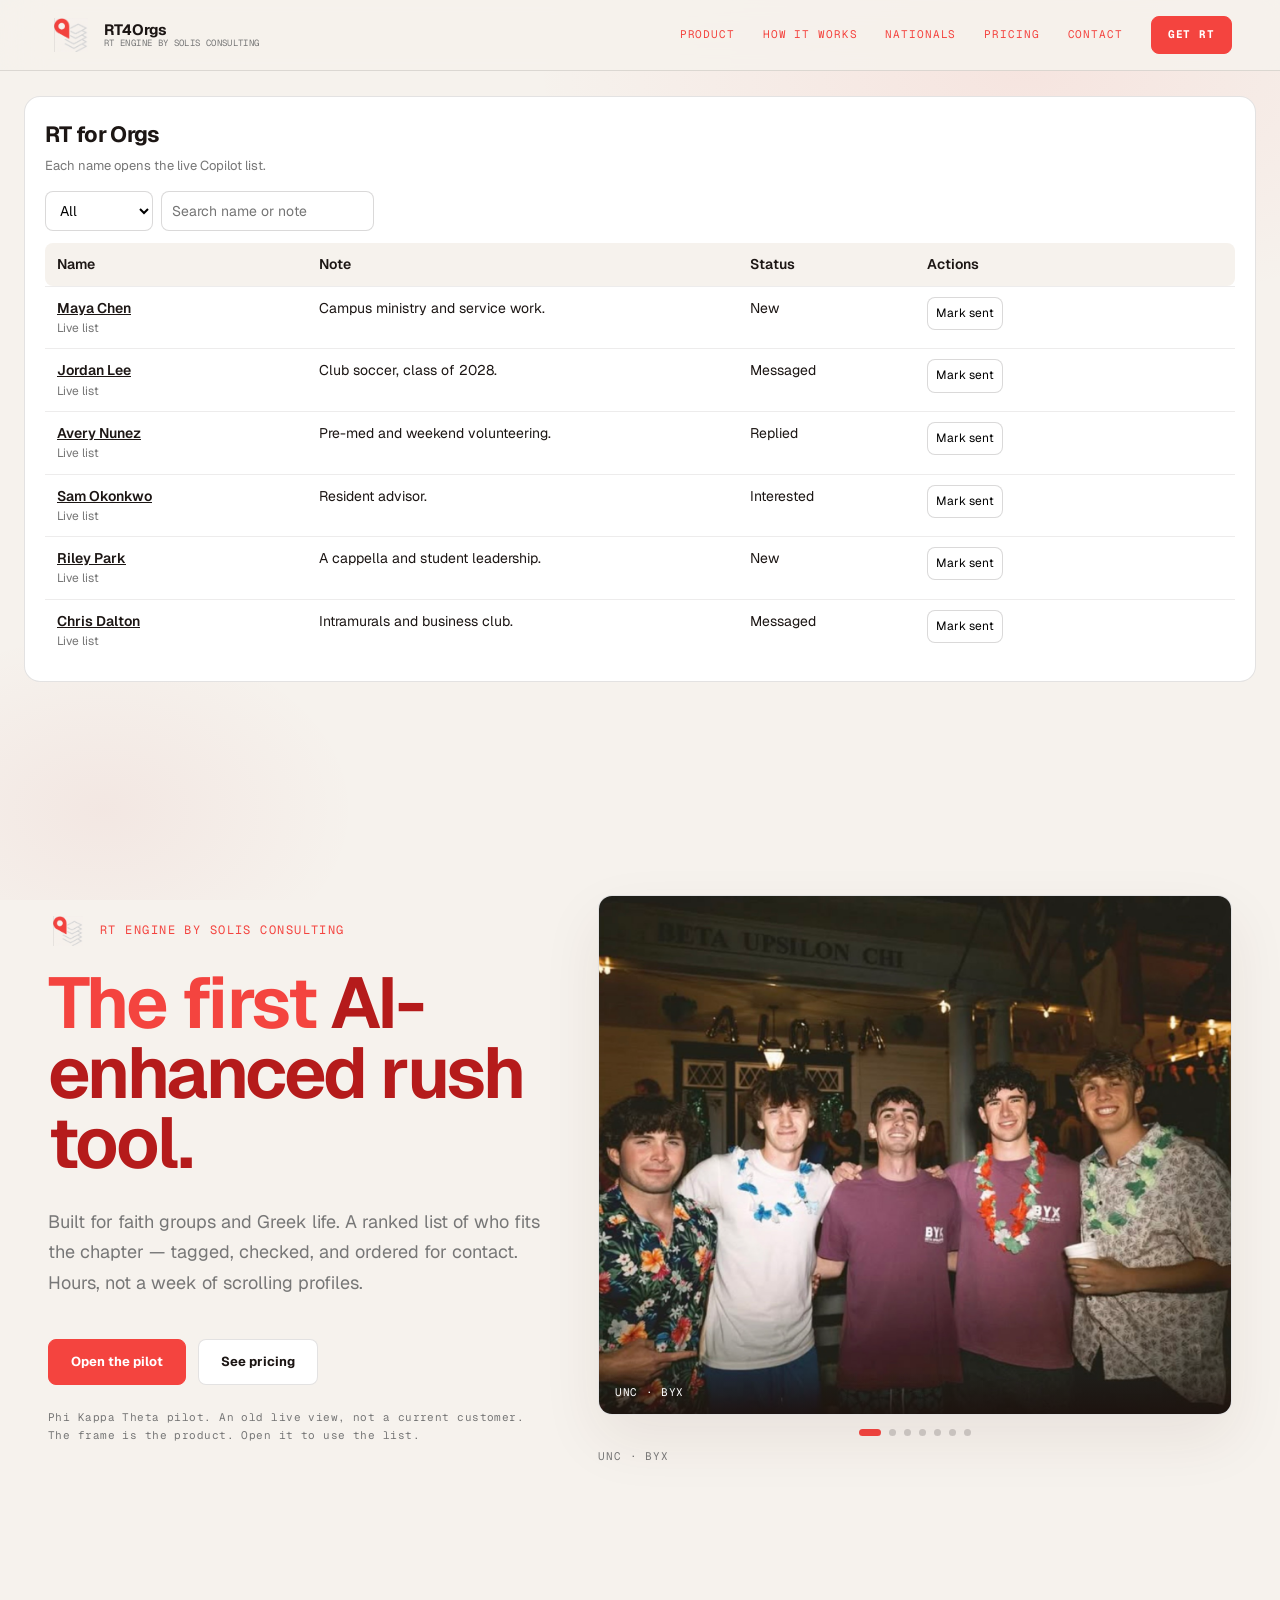
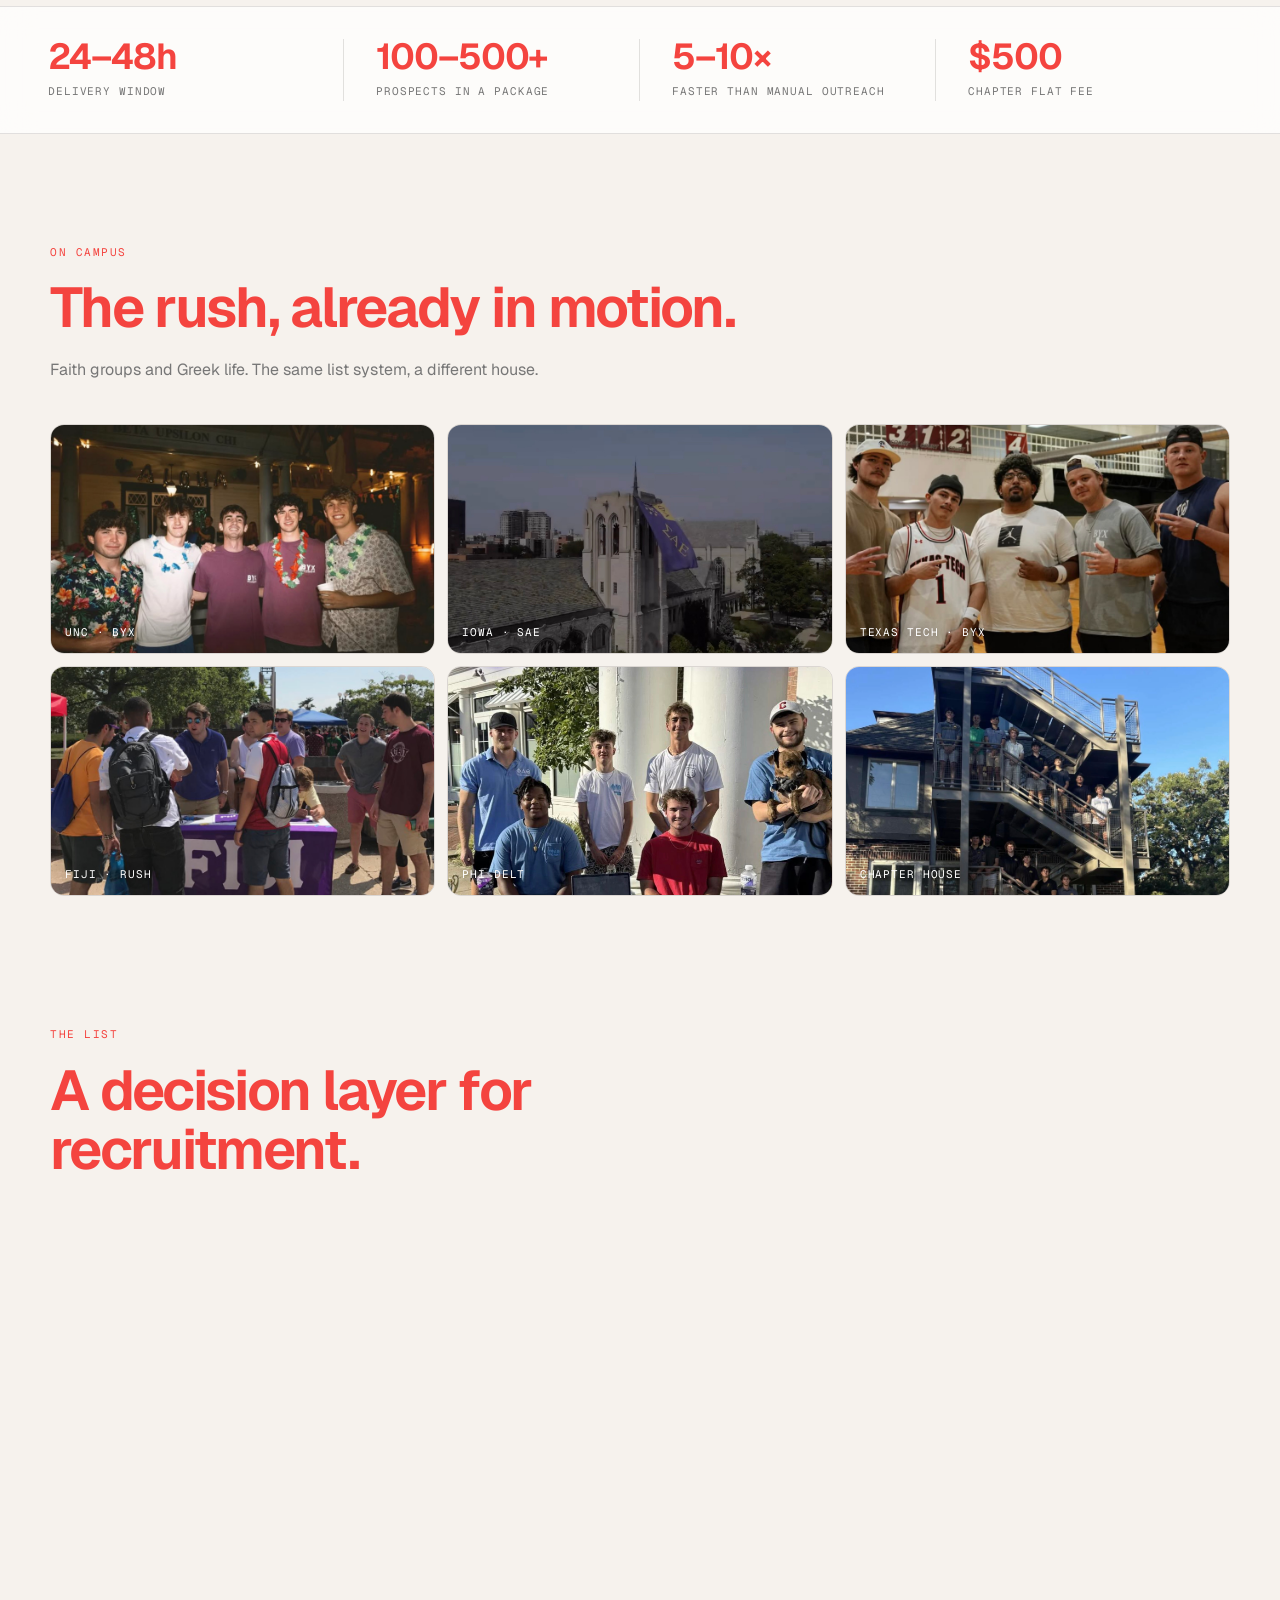
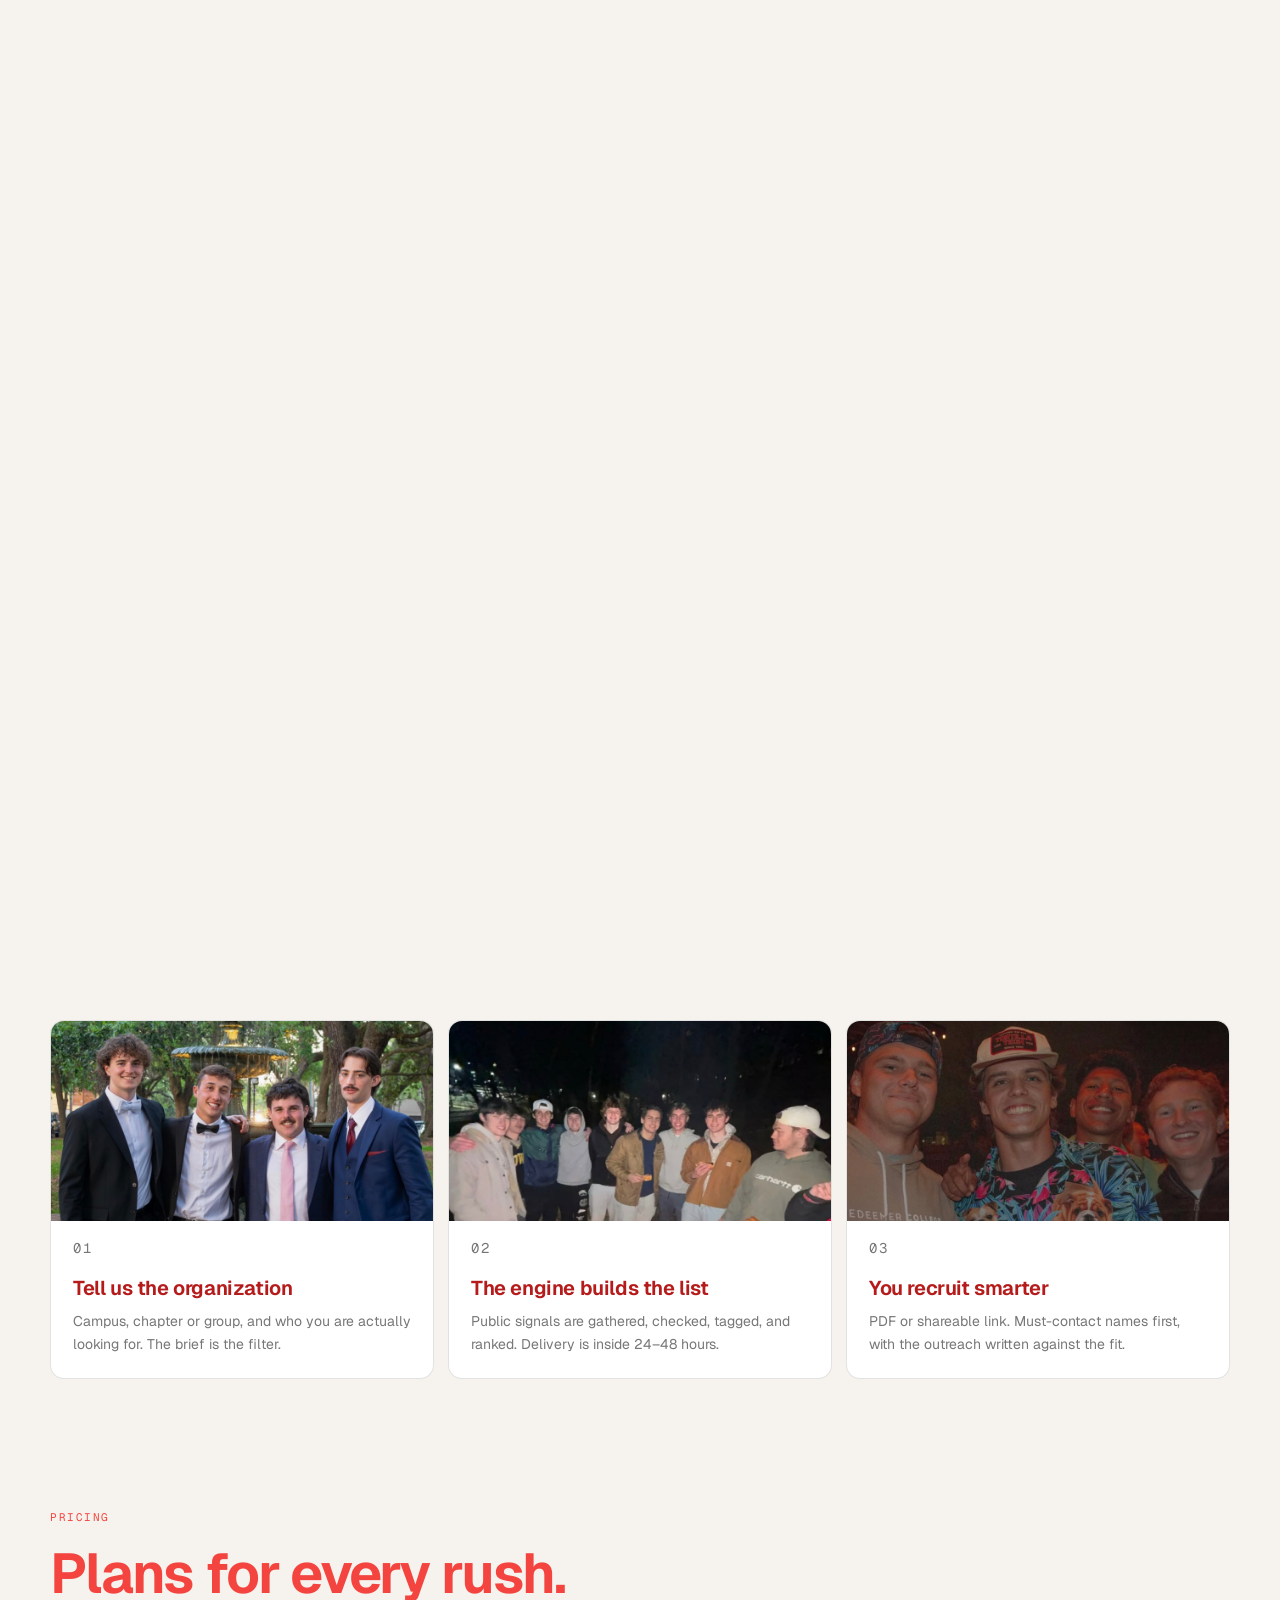
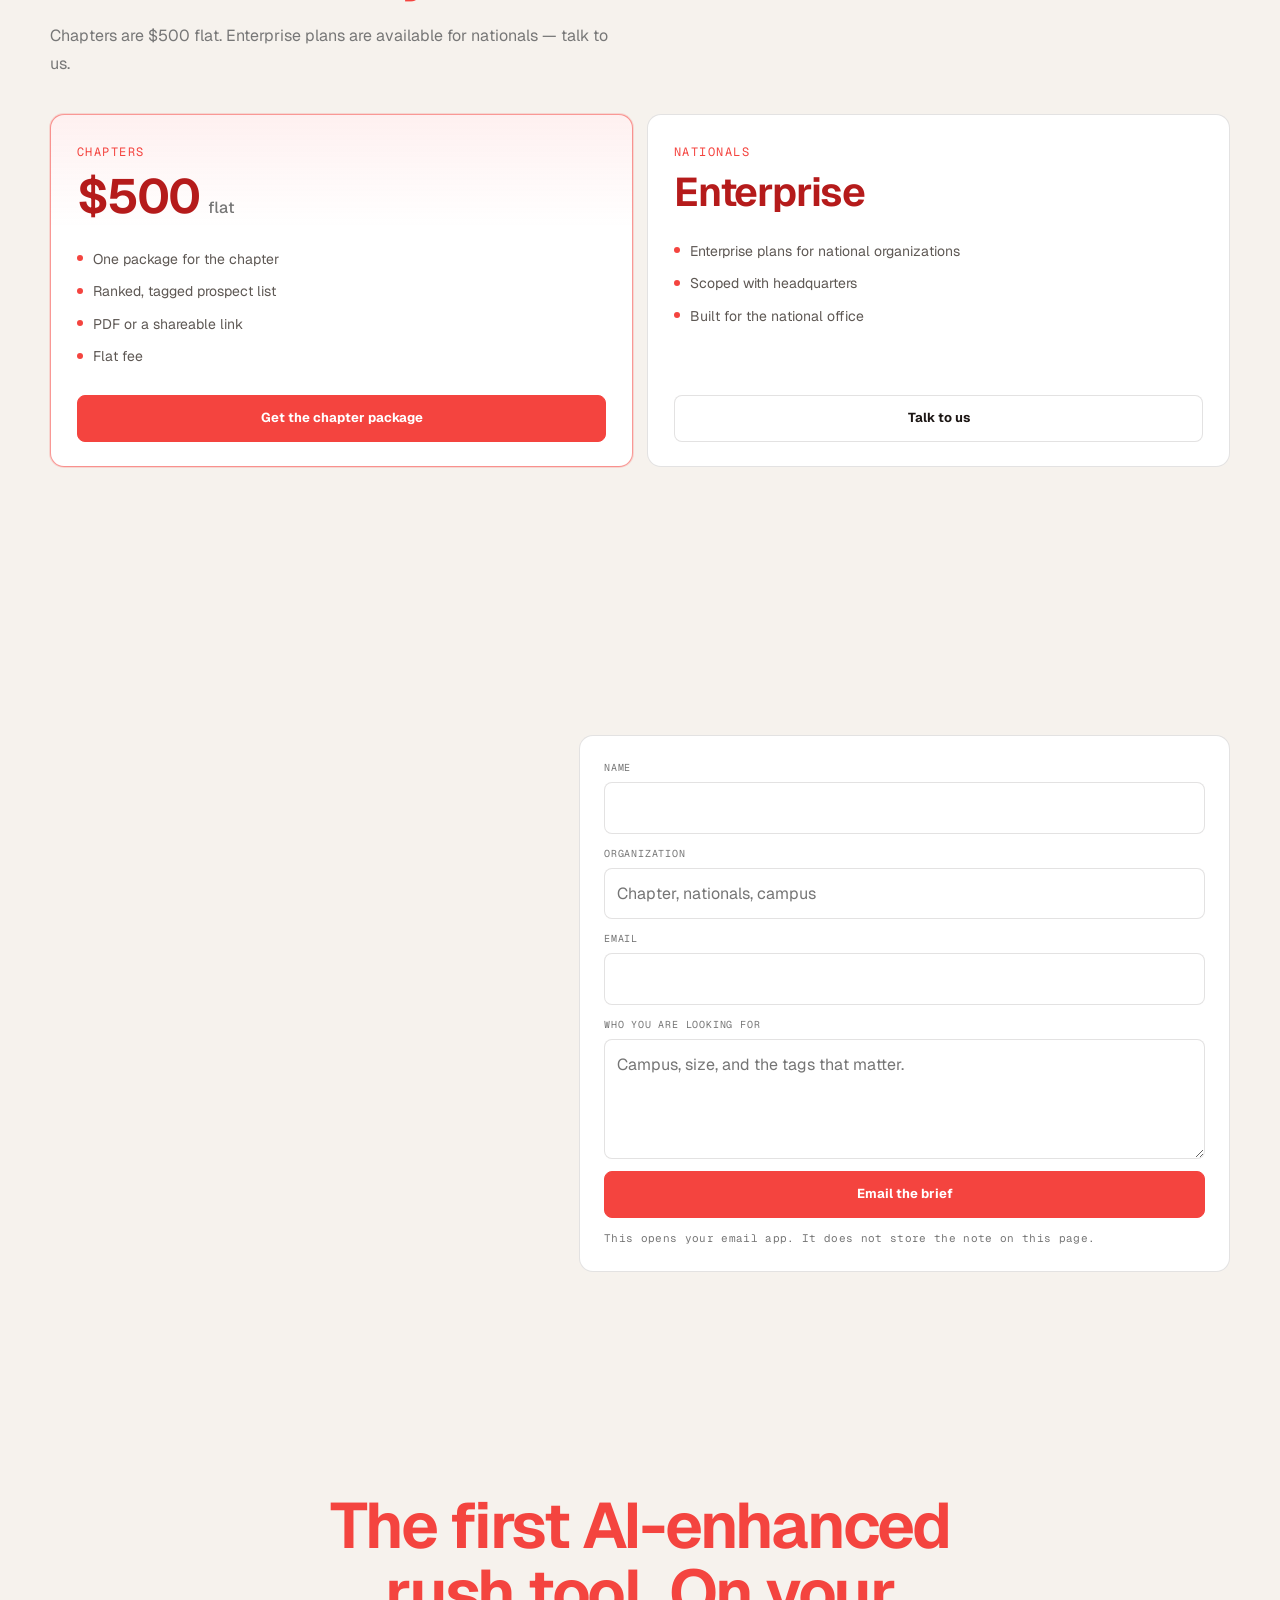
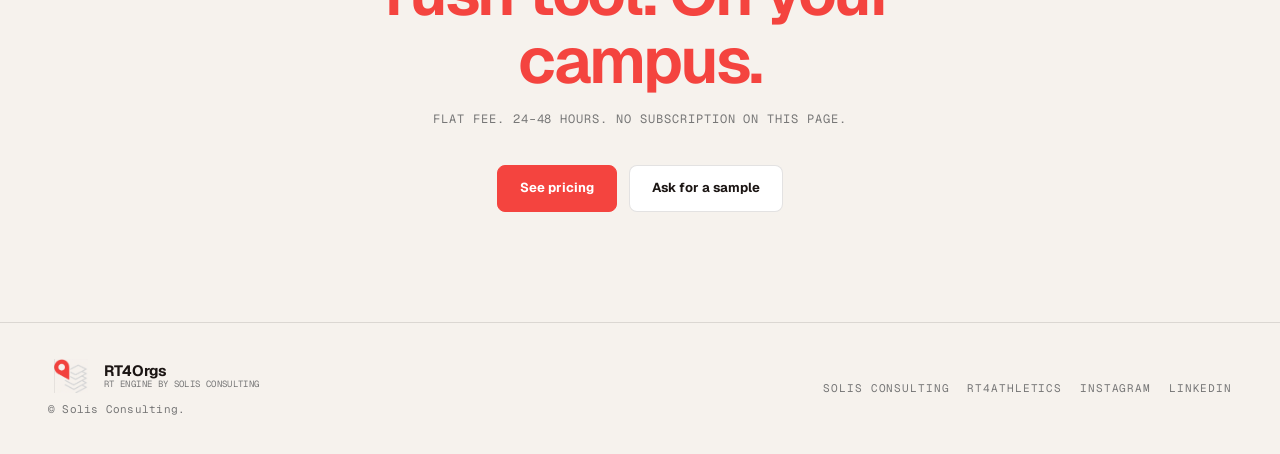
<file: index.html>
<!DOCTYPE html>
<html lang="en">
<head>
  <!-- Google tag (gtag.js) -->
  <script async src="https://www.googletagmanager.com/gtag/js?id=G-HPMJ00L2XE"></script>
  <script>
    window.dataLayer = window.dataLayer || [];
    function gtag(){dataLayer.push(arguments);}
    gtag('js', new Date());

    gtag('config', 'G-HPMJ00L2XE');
  </script>
  <meta charset="utf-8">
  <meta name="viewport" content="width=device-width, initial-scale=1">
  <title>RT4Orgs — The first AI-enhanced rush tool</title>
  <meta name="description" content="RT4Orgs is the first AI-enhanced rush tool. Ranked, tagged prospect lists for faith groups and Greek life, delivered in 24–48 hours.">
  <link rel="icon" href="assets/media/mark.jpg" type="image/jpeg">
  <link rel="preconnect" href="https://fonts.googleapis.com">
  <link rel="preconnect" href="https://fonts.gstatic.com" crossorigin>
  <link href="https://fonts.googleapis.com/css2?family=Geist:wght@400;500;600;700&family=Geist+Mono:wght@400;500;600&display=swap" rel="stylesheet">
  <link rel="stylesheet" href="assets/css/site.css">
  <link rel="stylesheet" href="assets/css/demo.css?v=1">
</head>
<body>
  <nav class="site-nav">
    <a class="nav-brand" href="#top">
      <img class="nav-mark" src="assets/media/mark.jpg" alt="">
      <span class="nav-wordmark">
        <span class="nav-logo">RT4Orgs</span>
        <span class="nav-byline">RT Engine by Solis Consulting</span>
      </span>
    </a>
    <button class="nav-toggle" type="button" aria-expanded="false" aria-controls="nav-links">Menu</button>
    <div class="nav-links" id="nav-links">
      <a href="#product">Product</a>
      <a href="#how">How it works</a>
      <a href="#nationals">Nationals</a>
      <a href="#pricing">Pricing</a>
      <a href="#contact">Contact</a>
      <a class="nav-cta" href="#pricing">Get RT</a>
    </div>
  </nav>

  <main id="top">
    <section class="wire" aria-label="Live wire demo">
      <div class="wire-top">
        <div>
          <h2>RT for Orgs</h2>
          <p>Each name opens the live Copilot list.</p>
        </div>
      </div>
      <div class="wire-tools">
        <select data-wire-status>
          <option value="all">All</option>
          <option value="new">New</option>
          <option value="messaged">Messaged</option>
          <option value="replied">Replied</option>
          <option value="interested">Interested</option>
        </select>
        <input data-wire-search type="search" placeholder="Search name or note">
      </div>
      <div class="wire-head-row"><div>Name</div><div>Note</div><div>Status</div><div>Actions</div></div>
      <div class="wire-row" data-prospect="new"><div><a class="wire-handle" href="https://recruitecture-api-production.up.railway.app/phi-kappa-theta-pilot">Maya Chen</a><div class="wire-meta">Live list</div></div><div>Campus ministry and service work.</div><div data-status>New</div><div><button type="button" data-mark>Mark sent</button></div></div>
      <div class="wire-row" data-prospect="messaged"><div><a class="wire-handle" href="https://recruitecture-api-production.up.railway.app/phi-kappa-theta-pilot">Jordan Lee</a><div class="wire-meta">Live list</div></div><div>Club soccer, class of 2028.</div><div data-status>Messaged</div><div><button type="button" data-mark>Mark sent</button></div></div>
      <div class="wire-row" data-prospect="replied"><div><a class="wire-handle" href="https://recruitecture-api-production.up.railway.app/phi-kappa-theta-pilot">Avery Nunez</a><div class="wire-meta">Live list</div></div><div>Pre-med and weekend volunteering.</div><div data-status>Replied</div><div><button type="button" data-mark>Mark sent</button></div></div>
      <div class="wire-row" data-prospect="interested"><div><a class="wire-handle" href="https://recruitecture-api-production.up.railway.app/phi-kappa-theta-pilot">Sam Okonkwo</a><div class="wire-meta">Live list</div></div><div>Resident advisor.</div><div data-status>Interested</div><div><button type="button" data-mark>Mark sent</button></div></div>
      <div class="wire-row" data-prospect="new"><div><a class="wire-handle" href="https://recruitecture-api-production.up.railway.app/phi-kappa-theta-pilot">Riley Park</a><div class="wire-meta">Live list</div></div><div>A cappella and student leadership.</div><div data-status>New</div><div><button type="button" data-mark>Mark sent</button></div></div>
      <div class="wire-row" data-prospect="messaged"><div><a class="wire-handle" href="https://recruitecture-api-production.up.railway.app/phi-kappa-theta-pilot">Chris Dalton</a><div class="wire-meta">Live list</div></div><div>Intramurals and business club.</div><div data-status>Messaged</div><div><button type="button" data-mark>Mark sent</button></div></div>
    </section>
    <section id="hero">
      <div class="hero-grid">
        <div>
          <p class="hero-eyebrow">
            <img src="assets/media/mark.jpg" alt="">
            RT Engine by Solis Consulting
          </p>
          <h1 class="hero-headline">The first <em>AI-enhanced rush tool.</em></h1>
          <p class="hero-sub">Built for faith groups and Greek life. A ranked list of who fits the chapter — tagged, checked, and ordered for contact. Hours, not a week of scrolling profiles.</p>
          <div class="hero-actions">
            <a class="btn-primary" href="https://recruitecture-api-production.up.railway.app/phi-kappa-theta-pilot">Open the pilot</a>
            <a class="btn-ghost" href="#pricing">See pricing</a>
          </div>
          <p class="hero-note disclaimer">Phi Kappa Theta pilot. An old live view, not a current customer. The frame is the product. Open it to use the list.</p>
        </div>

        <div class="product-live">
          <div class="hero-carousel-frame" id="product-stage">
            <div class="hero-carousel-slide is-active" data-caption="UNC · BYX" aria-hidden="false">
              <img src="assets/media/unc-byx.jpg" alt="UNC chapter members together">
              <p class="hero-carousel-caption">UNC · BYX</p>
            </div>
            <div class="hero-carousel-slide" data-caption="Phi Delt" aria-hidden="true">
              <img src="assets/media/phidelt.jpg" alt="Phi Delta Theta members outside the house">
              <p class="hero-carousel-caption">Phi Delt</p>
            </div>
            <div class="hero-carousel-slide" data-caption="Chapter event" aria-hidden="true">
              <img src="assets/media/step-org.jpg" alt="Members dressed for a chapter event">
              <p class="hero-carousel-caption">Chapter event</p>
            </div>
            <div class="hero-carousel-slide" data-caption="Texas Tech · BYX" aria-hidden="true">
              <img src="assets/media/ttech-byx.jpg" alt="Texas Tech chapter members">
              <p class="hero-carousel-caption">Texas Tech · BYX</p>
            </div>
            <div class="hero-carousel-slide" data-caption="Fiji · rush" aria-hidden="true">
              <img src="assets/media/fiji-rush.jpg" alt="Students at a Fiji recruitment table">
              <p class="hero-carousel-caption">Fiji · rush</p>
            </div>
            <div class="hero-carousel-slide" data-caption="Chapter house" aria-hidden="true">
              <img src="assets/media/iowa-house.jpg" alt="Chapter members on the house stairs">
              <p class="hero-carousel-caption">Chapter house</p>
            </div>
            <div class="hero-carousel-slide hero-carousel-slide-pilot" data-caption="Phi Kappa Theta pilot · 39 contacts" aria-hidden="true">
              <div class="list-chrome">
                <div class="list-chrome-title">
                  <strong>RT for Orgs · Phi Kappa Theta pilot</strong>
                  <span>39 contacts</span>
                </div>
                <span class="pill">Live</span>
              </div>
              <table class="prospect-table">
                <thead>
                  <tr>
                    <th>Name</th>
                    <th>Campus</th>
                    <th>Status</th>
                  </tr>
                </thead>
                <tbody>
                  <tr>
                    <td class="name-cell">Ben</td>
                    <td>CSU Fort Collins</td>
                    <td><span class="pill">New</span></td>
                  </tr>
                  <tr>
                    <td class="name-cell">Matthew Pointer</td>
                    <td>Nevada</td>
                    <td><span class="pill">New</span></td>
                  </tr>
                  <tr>
                    <td class="name-cell">Roan Nicholson</td>
                    <td>CSU</td>
                    <td><span class="pill">New</span></td>
                  </tr>
                  <tr>
                    <td class="name-cell">Chris</td>
                    <td>CSU</td>
                    <td><span class="pill">New</span></td>
                  </tr>
                  <tr>
                    <td class="name-cell">Colin</td>
                    <td>CSU</td>
                    <td><span class="pill">New</span></td>
                  </tr>
                </tbody>
              </table>
            </div>
          </div>
          <div class="hero-carousel-dots" role="tablist" aria-label="Product showcase">
            <button type="button" aria-label="UNC"></button>
            <button type="button" aria-label="Phi Delt"></button>
            <button type="button" aria-label="Chapter event"></button>
            <button type="button" aria-label="Texas Tech"></button>
            <button type="button" aria-label="Fiji"></button>
            <button type="button" aria-label="Chapter house"></button>
            <button type="button" aria-label="Phi Kappa Theta pilot"></button>
          </div>
          <p class="product-live-caption" id="product-caption">UNC · BYX</p>
        </div>
      </div>
    </section>

    <section class="stats-bar" aria-label="Delivery">
      <div class="stat-item">
        <div class="stat-num">24–48h</div>
        <div class="stat-label">Delivery window</div>
      </div>
      <div class="stat-item">
        <div class="stat-num">100–500+</div>
        <div class="stat-label">Prospects in a package</div>
      </div>
      <div class="stat-item">
        <div class="stat-num">5–10×</div>
        <div class="stat-label">Faster than manual outreach</div>
      </div>
      <div class="stat-item">
        <div class="stat-num">$500</div>
        <div class="stat-label">Chapter flat fee</div>
      </div>
    </section>

    <section class="band" id="campuses">
      <div class="band-inner">
        <p class="section-tag reveal">On campus</p>
        <h2 class="section-headline reveal">The rush, already in motion.</h2>
        <p class="section-body reveal">Faith groups and Greek life. The same list system, a different house.</p>
        <div class="photo-grid">
          <figure class="reveal">
            <img src="assets/media/unc-byx.jpg" alt="UNC Brothers Under Christ">
            <figcaption>UNC · BYX</figcaption>
          </figure>
          <figure class="reveal">
            <img src="assets/media/iowa-sae.jpg" alt="SAE flag above a chapter house">
            <figcaption>Iowa · SAE</figcaption>
          </figure>
          <figure class="reveal">
            <img src="assets/media/ttech-byx.jpg" alt="Texas Tech Brothers Under Christ">
            <figcaption>Texas Tech · BYX</figcaption>
          </figure>
          <figure class="reveal">
            <img src="assets/media/fiji-rush.jpg" alt="Fiji recruitment table">
            <figcaption>Fiji · rush</figcaption>
          </figure>
          <figure class="reveal">
            <img src="assets/media/phidelt.jpg" alt="Phi Delta Theta members outside the house">
            <figcaption>Phi Delt</figcaption>
          </figure>
          <figure class="reveal">
            <img src="assets/media/iowa-house.jpg" alt="Members on the chapter house stairs">
            <figcaption>Chapter house</figcaption>
          </figure>
        </div>
      </div>
    </section>

    <section class="band" id="product" style="padding-top:20px">
      <div class="band-inner">
        <p class="section-tag reveal">The list</p>
        <h2 class="section-headline reveal">A decision layer for recruitment.</h2>
        <p class="section-body reveal">RT4Orgs reads a campus the way recruitment actually works: who fits the group, which public signals are real, and who to contact first.</p>

        <div class="concept-grid">
          <article class="concept-card reveal">
            <p class="concept-kicker">01</p>
            <h3>Ranked queue</h3>
            <p>A top 10 must-contact list, ordered for the conversation — not an unsorted export of every name.</p>
          </article>
          <article class="concept-card reveal">
            <p class="concept-kicker">02</p>
            <h3>Tags recruitment uses</h3>
            <p>Faith, athlete, pre-med, influencer, and the interests you actually filter on. The tag is the job of the row.</p>
          </article>
          <article class="concept-card reveal">
            <p class="concept-kicker">03</p>
            <h3>Checked profiles</h3>
            <p>Open student data and public activity, structured and checked before it lands in the package. Verified profiles, not a raw export.</p>
          </article>
          <article class="concept-card reveal">
            <p class="concept-kicker">04</p>
            <h3>Shareable delivery</h3>
            <p>PDF or a link the recruitment team can pass around. The list leaves with the people who will use it.</p>
          </article>
          <article class="concept-card reveal">
            <p class="concept-kicker">05</p>
            <h3>What to say</h3>
            <p>Outreach notes sit next to the names, so the first message is written against the fit.</p>
          </article>
          <article class="concept-card reveal">
            <p class="concept-kicker">06</p>
            <h3>Your campus, first</h3>
            <p>The must-contact names sit on top of the list, with the campus pool behind them.</p>
          </article>
        </div>

        <div class="surface-grid">
          <div class="surface-copy reveal">
            <p class="section-tag">Faith groups</p>
            <h3>Who belongs in the room.</h3>
            <p>Ministry, service, and student faith groups recruit from the same crowded campus as everyone else. The list pulls the people whose public life already matches the group — belief, service, music, leadership — and puts them at the top.</p>
            <p>You still make the invitation. The engine removes the week of searching.</p>
          </div>
          <div class="concept-card reveal">
            <p class="concept-kicker">Package</p>
            <h3>Filtered before it is long.</h3>
            <p>100 or more students, tagged and cut to the interests you named. Christian, athlete, pre-med, influencer — the filters are the brief, not a column you ignore.</p>
          </div>
        </div>

        <div class="surface-grid reverse">
          <div class="surface-copy reveal">
            <p class="section-tag">Greek life</p>
            <h3>PNMs, ranked before rush week.</h3>
            <p>A chapter gets one student intelligence package for the rush. The must-contact names sit on top of the list.</p>
            <p>Same engine as the rest of RT. A different home: the chapter, not the athletic department.</p>
          </div>
          <div class="concept-card reveal">
            <p class="concept-kicker">Already have names?</p>
            <h3>Bring a CSV.</h3>
            <p>If the chapter already has a list, Copilot can take the file — import, enrich, and move the team to the next action. New campuses start from a package instead.</p>
            <p style="margin-top:16px"><a class="action-contact" href="https://recruitecture-copilot.vercel.app/">Open Copilot</a></p>
          </div>
        </div>
      </div>
    </section>

    <section class="band" id="how" style="padding-top:0">
      <div class="band-inner">
        <p class="section-tag reveal">How a list gets built</p>
        <h2 class="section-headline reveal">Three steps. Then the queue.</h2>
        <p class="section-body reveal">Tell us the organization. The engine builds the list. You recruit from the names at the top.</p>
        <div class="steps">
          <article class="concept-card step-card reveal">
            <img src="assets/media/step-org.jpg" alt="Members dressed for a chapter event">
            <p class="step-num">01</p>
            <h3>Tell us the organization</h3>
            <p>Campus, chapter or group, and who you are actually looking for. The brief is the filter.</p>
          </article>
          <article class="concept-card step-card reveal">
            <img src="assets/media/iowa-bonfire.jpg" alt="Chapter members together at night">
            <p class="step-num">02</p>
            <h3>The engine builds the list</h3>
            <p>Public signals are gathered, checked, tagged, and ranked. Delivery is inside 24–48 hours.</p>
          </article>
          <article class="concept-card step-card reveal">
            <img src="assets/media/step-recruit.jpg" alt="Members out during recruitment">
            <p class="step-num">03</p>
            <h3>You recruit smarter</h3>
            <p>PDF or shareable link. Must-contact names first, with the outreach written against the fit.</p>
          </article>
        </div>
      </div>
    </section>

    <section class="band" id="pricing" style="padding-top:20px">
      <div class="band-inner">
        <p class="section-tag reveal">Pricing</p>
        <h2 class="section-headline reveal">Plans for every rush.</h2>
        <p class="section-body reveal">Chapters are $500 flat. Enterprise plans are available for nationals — talk to us.</p>

        <div class="price-grid">
          <article class="price-card is-featured reveal" id="chapters">
            <p class="price-name">Chapters</p>
            <p class="price-amount">$500 <span>flat</span></p>
            <ul>
              <li>One package for the chapter</li>
              <li>Ranked, tagged prospect list</li>
              <li>PDF or a shareable link</li>
              <li>Flat fee</li>
            </ul>
            <a class="btn-primary" href="mailto:contact@solisconsultinggroup.com?subject=Chapter%20package%20%E2%80%94%20%24500">Get the chapter package</a>
          </article>
          <article class="price-card reveal" id="nationals">
            <p class="price-name">Nationals</p>
            <p class="price-amount price-word">Enterprise</p>
            <ul>
              <li>Enterprise plans for national organizations</li>
              <li>Scoped with headquarters</li>
              <li>Built for the national office</li>
            </ul>
            <a class="btn-ghost" href="mailto:contact@solisconsultinggroup.com?subject=Nationals%20enterprise%20plan">Talk to us</a>
          </article>
        </div>
      </div>
    </section>

    <section class="band" id="contact">
      <div class="band-inner contact-grid">
        <div class="reveal">
          <p class="section-tag">Contact</p>
          <h2 class="section-headline">Get the brief in before rush.</h2>
          <p class="section-body">Email or call the sales desk. A package starts once the organization, campus, and who you want are confirmed.</p>
          <div class="contact-list">
            <a href="mailto:contact@solisconsultinggroup.com">
              <span>Email</span>
              <strong>contact@solisconsultinggroup.com</strong>
            </a>
            <a href="tel:+19843695080">
              <span>Phone</span>
              <strong>+1 (984) 369-5080</strong>
            </a>
          </div>
        </div>
        <form class="contact-form reveal" id="contact-form">
          <label class="field">
            <span>Name</span>
            <input name="name" required autocomplete="name">
          </label>
          <label class="field">
            <span>Organization</span>
            <input name="org" required placeholder="Chapter, nationals, campus">
          </label>
          <label class="field">
            <span>Email</span>
            <input name="email" type="email" required autocomplete="email">
          </label>
          <label class="field">
            <span>Who you are looking for</span>
            <textarea name="message" required placeholder="Campus, size, and the tags that matter."></textarea>
          </label>
          <button class="btn-primary" type="submit">Email the brief</button>
          <p class="form-note">This opens your email app. It does not store the note on this page.</p>
        </form>
      </div>
    </section>

    <section class="band" id="cta">
      <div class="band-inner">
        <h2 class="cta-headline reveal">The first AI-enhanced rush tool. On your campus.</h2>
        <p class="cta-sub reveal">Flat fee. 24–48 hours. No subscription on this page.</p>
        <div class="cta-actions reveal">
          <a class="btn-primary" href="#pricing">See pricing</a>
          <a class="btn-ghost" href="#contact">Ask for a sample</a>
        </div>
      </div>
    </section>
  </main>

  <footer class="site-footer">
    <div class="footer-left">
      <a class="footer-logo" href="#top">
        <img class="nav-mark" src="assets/media/mark.jpg" alt="">
        <span class="footer-wordmark">
          <span class="footer-logo-name">RT4Orgs</span>
          <span class="footer-byline">RT Engine by Solis Consulting</span>
        </span>
      </a>
      <p class="footer-legal">© Solis Consulting.</p>
    </div>
    <div class="footer-links">
      <a href="https://solisconsultinggroup.com/">Solis Consulting</a>
      <a href="https://rt4athletics.com/">RT4Athletics</a>
      <a href="https://www.instagram.com/solisconsulting/">Instagram</a>
      <a href="https://www.linkedin.com/company/solis-consulting-us/">LinkedIn</a>
    </div>
  </footer>

  <script src="assets/js/demo.js?v=1"></script>
  <script src="assets/js/site.js?v=2"></script>
</body>
</html>
</file>
<file: assets/css/site.css>
:root {
  --font: "Geist", system-ui, sans-serif;
  --mono: "Geist Mono", ui-monospace, monospace;
  --bg: #f6f2ed;
  --panel: rgba(255, 255, 255, 0.72);
  --panel-data: #ffffff;
  --panel-solid: #ffffff;
  --border: rgba(28, 22, 20, 0.12);
  --border-strong: rgba(28, 22, 20, 0.22);
  --text: #5e5854;
  --bright: #1c1614;
  --muted: #777777;
  --accent: #f4443f;
  --accent-deep: #b51b1b;
  --accent-soft: rgba(244, 68, 63, 0.12);
  --radius: 14px;
  --glass-shell: blur(22px) saturate(1.4);
}

*,
*::before,
*::after {
  margin: 0;
  padding: 0;
  box-sizing: border-box;
}

html {
  scroll-behavior: smooth;
}

body {
  background: var(--bg);
  color: var(--text);
  font-family: var(--font);
  font-weight: 400;
  font-size: 16px;
  line-height: 1.6;
  overflow-x: hidden;
  min-height: 100%;
}

body::before {
  content: "";
  position: fixed;
  inset: 0;
  z-index: -1;
  pointer-events: none;
  background:
    radial-gradient(ellipse 70% 50% at 80% 8%, rgba(244, 68, 63, 0.08) 0%, transparent 55%),
    radial-gradient(ellipse 40% 40% at 8% 90%, rgba(181, 27, 27, 0.05) 0%, transparent 50%),
    var(--bg);
}

img {
  max-width: 100%;
  display: block;
}

a {
  color: inherit;
}

button,
input,
textarea {
  font: inherit;
}

nav.site-nav {
  position: fixed;
  top: 0;
  left: 0;
  right: 0;
  z-index: 100;
  display: flex;
  align-items: center;
  justify-content: space-between;
  padding: 16px 48px;
  border-bottom: 1px solid var(--border);
  background: rgba(246, 242, 237, 0.9);
  backdrop-filter: var(--glass-shell);
}

.nav-brand {
  display: flex;
  align-items: center;
  gap: 10px;
  text-decoration: none;
  min-width: 0;
}

.nav-mark {
  width: 46px;
  height: 34px;
  flex: 0 0 46px;
  object-fit: contain;
}

.nav-wordmark,
.footer-wordmark {
  display: flex;
  flex-direction: column;
  line-height: 1.15;
}

.nav-logo,
.footer-logo-name {
  font-size: 15px;
  font-weight: 700;
  letter-spacing: -0.02em;
  color: var(--bright);
}

.nav-byline,
.footer-byline {
  font-family: var(--mono);
  font-size: 9px;
  letter-spacing: 0.04em;
  text-transform: uppercase;
  color: var(--muted);
  white-space: nowrap;
}

.nav-links {
  display: flex;
  gap: 28px;
  align-items: center;
}

.nav-links a {
  font-family: var(--mono);
  font-size: 11px;
  letter-spacing: 0.08em;
  text-transform: uppercase;
  color: var(--accent);
  text-decoration: none;
  transition: color 0.2s;
}

.nav-links a:hover,
.nav-links a[aria-current="true"] {
  color: var(--accent-deep);
}

.nav-links a.nav-cta,
.nav-links a.nav-cta:hover {
  color: #ffffff;
}

.nav-cta,
.btn-primary,
.btn-ghost {
  font-family: var(--font);
  font-size: 13px;
  font-weight: 700;
  text-decoration: none;
  display: inline-block;
  border-radius: 8px;
  transition: background 0.2s, border-color 0.2s, color 0.2s;
  cursor: pointer;
}

.nav-cta,
.btn-primary {
  color: #ffffff;
  background: var(--accent);
  border: 1px solid var(--accent);
  box-shadow: none;
  padding: 9px 16px;
}

.btn-primary {
  padding: 12px 22px;
}

.nav-cta:hover,
.btn-primary:hover {
  background: #e23b36;
}

.btn-ghost {
  color: var(--bright);
  background: #ffffff;
  border: 1px solid var(--border);
  padding: 12px 22px;
}

.btn-ghost:hover {
  border-color: var(--border-strong);
  color: var(--bright);
}

.nav-toggle {
  display: none;
  background: transparent;
  border: 1px solid var(--border);
  color: var(--bright);
  font-family: var(--mono);
  font-size: 10px;
  letter-spacing: 0.08em;
  text-transform: uppercase;
  padding: 8px 12px;
  border-radius: 8px;
  cursor: pointer;
}

.section-tag {
  font-family: var(--mono);
  font-size: 11px;
  letter-spacing: 0.14em;
  text-transform: uppercase;
  color: var(--accent);
  margin-bottom: 18px;
}

.section-headline {
  font-size: clamp(36px, 5vw, 56px);
  font-weight: 650;
  line-height: 1.05;
  letter-spacing: -0.03em;
  color: var(--accent);
  margin-bottom: 18px;
  max-width: 720px;
}

.section-body {
  font-size: 16px;
  color: var(--muted);
  line-height: 1.75;
  max-width: 560px;
}

.disclaimer {
  font-family: var(--mono);
  font-size: 11px;
  letter-spacing: 0.04em;
  color: var(--muted);
  line-height: 1.6;
}

#hero {
  min-height: 100vh;
  display: flex;
  align-items: center;
  padding: 120px 48px 72px;
  position: relative;
  overflow: hidden;
}

.hero-grid {
  display: grid;
  grid-template-columns: minmax(280px, 0.92fr) minmax(340px, 1.18fr);
  gap: 56px;
  align-items: center;
  width: 100%;
  max-width: 1280px;
  margin: 0 auto;
}

.hero-eyebrow {
  display: flex;
  align-items: center;
  gap: 12px;
  font-family: var(--mono);
  font-size: 12px;
  letter-spacing: 0.12em;
  text-transform: uppercase;
  color: var(--accent);
  margin-bottom: 22px;
}

.hero-eyebrow img {
  width: 40px;
  height: 30px;
  object-fit: contain;
}

.hero-headline {
  font-size: clamp(46px, 5.6vw, 76px);
  font-weight: 650;
  line-height: 0.98;
  letter-spacing: -0.035em;
  color: var(--accent);
}

.hero-headline em {
  font-style: normal;
  color: var(--accent-deep);
}

.hero-sub {
  font-size: 18px;
  color: var(--muted);
  max-width: 520px;
  margin-top: 28px;
  line-height: 1.7;
}

.hero-actions {
  display: flex;
  gap: 12px;
  align-items: center;
  flex-wrap: wrap;
  margin-top: 40px;
}

.hero-note {
  margin-top: 24px;
  max-width: 520px;
}

.product-live {
  min-width: 0;
}

.product-live-caption {
  margin-top: 12px;
  font-family: var(--mono);
  font-size: 11px;
  letter-spacing: 0.08em;
  text-transform: uppercase;
  color: var(--muted);
}

.hero-carousel-frame {
  position: relative;
  width: 100%;
  height: 520px;
  background: #ffffff;
  border: 1px solid var(--border);
  border-radius: var(--radius);
  overflow: hidden;
  box-shadow: 0 24px 60px rgba(80, 40, 30, 0.08);
}

.hero-carousel-slide-pilot {
  background: #ffffff;
  overflow: auto;
}

.hero-carousel-slide {
  position: absolute;
  inset: 0;
  opacity: 0;
  transition: opacity 0.55s ease;
  pointer-events: none;
  display: flex;
  flex-direction: column;
}

.hero-carousel-slide.is-active {
  opacity: 1;
  z-index: 1;
  pointer-events: auto;
}

.hero-carousel-slide img {
  position: absolute;
  inset: 0;
  width: 100%;
  height: 100%;
  object-fit: cover;
}

.hero-carousel-caption {
  margin-top: auto;
  padding: 12px 16px;
  font-family: var(--mono);
  font-size: 11px;
  letter-spacing: 0.06em;
  text-transform: uppercase;
  position: absolute;
  left: 0;
  right: 0;
  bottom: 0;
  z-index: 1;
  margin: 0;
  color: #ffffff;
  background: linear-gradient(180deg, transparent, rgba(28, 16, 12, 0.78));
}

.hero-carousel-dots {
  display: flex;
  justify-content: center;
  gap: 8px;
  margin-top: 14px;
}

.hero-carousel-dots button {
  width: 7px;
  height: 7px;
  padding: 0;
  border: 0;
  border-radius: 999px;
  background: rgba(28, 22, 20, 0.18);
  cursor: pointer;
}

.hero-carousel-dots button.is-active {
  width: 22px;
  background: var(--accent);
}

.list-chrome {
  display: flex;
  align-items: center;
  justify-content: space-between;
  gap: 12px;
  padding: 14px 16px;
  border-bottom: 1px solid var(--border);
}

.list-chrome-title {
  display: flex;
  flex-direction: column;
  gap: 2px;
}

.list-chrome-title strong {
  color: var(--bright);
  font-size: 13px;
  letter-spacing: -0.02em;
}

.list-chrome-title span,
.list-meta {
  font-family: var(--mono);
  font-size: 10px;
  letter-spacing: 0.08em;
  text-transform: uppercase;
  color: var(--muted);
}

.pill {
  font-family: var(--mono);
  font-size: 10px;
  letter-spacing: 0.08em;
  text-transform: uppercase;
  color: var(--accent);
  border: 1px solid rgba(244, 68, 63, 0.35);
  background: var(--accent-soft);
  border-radius: 999px;
  padding: 4px 8px;
}

.prospect-table {
  width: 100%;
  border-collapse: collapse;
}

.prospect-table th {
  text-align: left;
  font-family: var(--mono);
  font-size: 10px;
  letter-spacing: 0.08em;
  text-transform: uppercase;
  color: var(--muted);
  font-weight: 500;
  padding: 10px 16px;
  border-bottom: 1px solid var(--border);
}

.prospect-table td {
  padding: 11px 16px;
  border-bottom: 1px solid rgba(28, 22, 20, 0.08);
  font-size: 13px;
  color: var(--text);
  vertical-align: middle;
}

.prospect-table tr:last-child td {
  border-bottom: 0;
}

.name-cell {
  color: var(--bright);
  font-weight: 600;
}

.tags {
  display: flex;
  flex-wrap: wrap;
  gap: 6px;
}

.tag {
  font-family: var(--mono);
  font-size: 10px;
  letter-spacing: 0.04em;
  text-transform: uppercase;
  color: var(--text);
  background: #f6f2ed;
  border: 1px solid var(--border);
  border-radius: 999px;
  padding: 2px 7px;
}

.fit {
  display: flex;
  align-items: center;
  gap: 8px;
  min-width: 92px;
}

.fit-bar {
  width: 54px;
  height: 4px;
  border-radius: 99px;
  background: rgba(28, 22, 20, 0.1);
  overflow: hidden;
}

.fit-bar span {
  display: block;
  height: 100%;
  background: var(--accent);
}

.action-contact {
  color: var(--accent);
  font-family: var(--mono);
  font-size: 10px;
  letter-spacing: 0.08em;
  text-transform: uppercase;
}

.action-review {
  color: var(--muted);
  font-family: var(--mono);
  font-size: 10px;
  letter-spacing: 0.08em;
  text-transform: uppercase;
}

.filter-layout {
  display: grid;
  grid-template-columns: 148px 1fr;
  min-height: 0;
  flex: 1;
}

.filter-side {
  border-right: 1px solid var(--border);
  padding: 14px 12px;
  display: flex;
  flex-direction: column;
  gap: 8px;
}

.filter-side p {
  font-family: var(--mono);
  font-size: 10px;
  letter-spacing: 0.1em;
  text-transform: uppercase;
  color: var(--muted);
  margin-bottom: 4px;
}

.filter-side button {
  text-align: left;
  background: transparent;
  border: 1px solid transparent;
  color: var(--text);
  border-radius: 8px;
  padding: 7px 8px;
  font-size: 13px;
  cursor: default;
}

.filter-side button.is-on {
  border-color: rgba(244, 68, 63, 0.45);
  background: var(--accent-soft);
  color: var(--bright);
}

.queue-list {
  padding: 8px 0 48px;
}

.queue-row {
  display: grid;
  grid-template-columns: 28px 1fr auto;
  gap: 10px;
  align-items: center;
  padding: 10px 16px;
  border-bottom: 1px solid rgba(28, 22, 20, 0.08);
}

.queue-rank {
  font-family: var(--mono);
  font-size: 11px;
  color: var(--accent);
}

.queue-row strong {
  display: block;
  color: var(--bright);
  font-size: 13px;
  font-weight: 600;
}

.queue-row span {
  font-size: 12px;
  color: var(--muted);
}

.stats-bar {
  border-top: 1px solid var(--border);
  border-bottom: 1px solid var(--border);
  background: var(--panel);
  backdrop-filter: blur(16px) saturate(1.3);
  padding: 32px 48px;
  display: grid;
  grid-template-columns: repeat(4, 1fr);
}

.stat-item {
  padding: 0 32px;
  border-right: 1px solid var(--border);
}

.stat-item:first-child {
  padding-left: 0;
}

.stat-item:last-child {
  border-right: none;
}

.stat-num {
  font-size: 36px;
  font-weight: 650;
  color: var(--accent);
  letter-spacing: -0.03em;
  line-height: 1;
}

.stat-label {
  font-family: var(--mono);
  font-size: 11px;
  letter-spacing: 0.08em;
  text-transform: uppercase;
  color: var(--muted);
  margin-top: 8px;
}

.band {
  padding: 110px 48px;
}

.band-inner {
  max-width: 1180px;
  margin: 0 auto;
}

.concept-grid,
.surface-grid,
.steps,
.price-grid,
.contact-grid {
  display: grid;
  gap: 14px;
  margin-top: 48px;
}

.concept-grid {
  grid-template-columns: repeat(3, 1fr);
}

.surface-grid {
  grid-template-columns: 1.15fr 0.85fr;
  gap: 48px;
  align-items: center;
  margin-top: 64px;
}

.surface-grid + .surface-grid {
  margin-top: 88px;
}

.surface-grid.reverse {
  grid-template-columns: 0.85fr 1.15fr;
}

.surface-grid.reverse .surface-copy {
  order: 2;
}

.concept-card {
  background: var(--panel-data);
  border: 1px solid var(--border);
  border-radius: var(--radius);
  padding: 28px 26px;
  backdrop-filter: blur(12px) saturate(1.2);
}

.concept-kicker {
  font-family: var(--mono);
  font-size: 11px;
  letter-spacing: 0.1em;
  text-transform: uppercase;
  color: var(--accent);
  margin-bottom: 12px;
}

.concept-card h3,
.surface-copy h3 {
  font-weight: 650;
  letter-spacing: -0.02em;
  color: var(--bright);
  line-height: 1.2;
}

.concept-card h3 {
  font-size: 20px;
  margin-bottom: 10px;
  color: var(--accent-deep);
}

.concept-card p,
.surface-copy p {
  font-size: 14px;
  color: var(--muted);
  line-height: 1.65;
}

.surface-copy h3 {
  font-size: 32px;
  letter-spacing: -0.03em;
  margin: 8px 0 14px;
  color: var(--accent);
}

.surface-copy p + p {
  margin-top: 12px;
}

.steps {
  grid-template-columns: repeat(3, 1fr);
  gap: 14px;
}

.step-card {
  padding: 0 0 22px;
  overflow: hidden;
}

.step-card img {
  width: 100%;
  height: 200px;
  object-fit: cover;
  object-position: center 20%;
  margin-bottom: 16px;
}

.step-card .step-num,
.step-card h3,
.step-card p:last-child {
  padding-left: 22px;
  padding-right: 22px;
}

.photo-grid {
  display: grid;
  grid-template-columns: repeat(3, 1fr);
  grid-auto-rows: 230px;
  gap: 12px;
  margin-top: 40px;
}

.photo-grid figure {
  position: relative;
  margin: 0;
  border-radius: var(--radius);
  overflow: hidden;
  border: 1px solid var(--border);
}

.photo-grid img {
  width: 100%;
  height: 100%;
  object-fit: cover;
}

.photo-grid figcaption {
  position: absolute;
  left: 14px;
  bottom: 12px;
  font-family: var(--mono);
  font-size: 11px;
  letter-spacing: 0.08em;
  text-transform: uppercase;
  color: #ffffff;
  text-shadow: 0 1px 10px rgba(0, 0, 0, 0.55);
}

.step-num {
  font-family: var(--mono);
  font-size: 12px;
  letter-spacing: 0.12em;
  color: var(--accent);
  margin-bottom: 16px;
}

.price-grid {
  grid-template-columns: repeat(2, 1fr);
  align-items: stretch;
  margin-top: 36px;
}

.nationals-card {
  margin-top: 36px;
  display: grid;
  grid-template-columns: 1.1fr 1fr auto;
  gap: 28px;
  align-items: center;
  background:
    linear-gradient(180deg, rgba(244, 68, 63, 0.08), transparent 42%),
    #ffffff;
  border: 1px solid rgba(244, 68, 63, 0.55);
  box-shadow: 0 0 0 1px rgba(244, 68, 63, 0.16);
  border-radius: var(--radius);
  padding: 28px 28px 26px;
}

.nationals-lead {
  color: var(--text);
  font-size: 15px;
  line-height: 1.6;
  max-width: 420px;
  margin-top: 8px;
}

.nationals-card ul {
  list-style: none;
  display: flex;
  flex-direction: column;
  gap: 10px;
}

.nationals-card li {
  font-size: 14px;
  color: var(--text);
  padding-left: 16px;
  position: relative;
}

.nationals-card li::before {
  content: "";
  width: 6px;
  height: 6px;
  border-radius: 99px;
  background: var(--accent);
  position: absolute;
  left: 0;
  top: 0.55em;
}

.nationals-card .btn-primary {
  text-align: center;
  white-space: nowrap;
}

.price-card {
  background: var(--panel-data);
  border: 1px solid var(--border);
  border-radius: var(--radius);
  padding: 28px 26px 24px;
  display: flex;
  flex-direction: column;
  min-height: 100%;
}

.price-card.is-featured {
  border-color: rgba(244, 68, 63, 0.55);
  box-shadow: 0 0 0 1px rgba(244, 68, 63, 0.16);
  background:
    linear-gradient(180deg, rgba(244, 68, 63, 0.08), transparent 32%),
    var(--panel-data);
}

.price-name {
  font-family: var(--mono);
  font-size: 12px;
  letter-spacing: 0.12em;
  text-transform: uppercase;
  color: var(--accent);
}

.price-amount {
  font-size: 48px;
  font-weight: 650;
  letter-spacing: -0.04em;
  color: var(--accent-deep);
  margin: 10px 0 6px;
  line-height: 1;
}

.price-amount span {
  font-size: 16px;
  letter-spacing: 0;
  color: var(--muted);
  font-weight: 500;
}

.price-word {
  font-size: 40px;
  letter-spacing: -0.03em;
}

.price-card ul {
  list-style: none;
  margin: 22px 0 28px;
  display: flex;
  flex-direction: column;
  gap: 10px;
  flex: 1;
}

.price-card li {
  font-size: 14px;
  color: var(--text);
  padding-left: 16px;
  position: relative;
}

.price-card li::before {
  content: "";
  width: 6px;
  height: 6px;
  border-radius: 99px;
  background: var(--accent);
  position: absolute;
  left: 0;
  top: 0.55em;
}

.price-card .btn-primary,
.price-card .btn-ghost {
  text-align: center;
}

.contact-grid {
  grid-template-columns: 0.85fr 1.15fr;
  gap: 48px;
  align-items: start;
}

.contact-list {
  margin-top: 28px;
  display: flex;
  flex-direction: column;
  gap: 18px;
}

.contact-list a {
  text-decoration: none;
}

.contact-list strong {
  display: block;
  color: var(--bright);
  font-size: 18px;
  letter-spacing: -0.02em;
}

.contact-list span {
  font-family: var(--mono);
  font-size: 11px;
  letter-spacing: 0.08em;
  text-transform: uppercase;
  color: var(--muted);
}

.contact-form {
  background: var(--panel-data);
  border: 1px solid var(--border);
  border-radius: var(--radius);
  padding: 24px;
  display: grid;
  gap: 12px;
}

.field {
  display: flex;
  flex-direction: column;
  gap: 6px;
}

.field span {
  font-family: var(--mono);
  font-size: 10px;
  letter-spacing: 0.08em;
  text-transform: uppercase;
  color: var(--muted);
}

.field input,
.field textarea {
  background: #ffffff;
  border: 1px solid var(--border);
  border-radius: 8px;
  color: var(--bright);
  padding: 12px 12px;
  outline: none;
}

.field textarea {
  min-height: 120px;
  resize: vertical;
}

.field input:focus,
.field textarea:focus {
  border-color: rgba(244, 68, 63, 0.7);
}

.form-note {
  font-family: var(--mono);
  font-size: 11px;
  color: var(--muted);
  letter-spacing: 0.03em;
  min-height: 1.4em;
}

#cta {
  text-align: center;
}

.cta-headline {
  font-size: clamp(40px, 6vw, 64px);
  font-weight: 650;
  line-height: 1.05;
  letter-spacing: -0.035em;
  color: var(--accent);
  max-width: 740px;
  margin: 0 auto 16px;
}

.cta-sub {
  font-family: var(--mono);
  font-size: 12px;
  letter-spacing: 0.08em;
  text-transform: uppercase;
  color: var(--muted);
  margin-bottom: 36px;
}

.cta-actions {
  display: flex;
  gap: 12px;
  align-items: center;
  justify-content: center;
  flex-wrap: wrap;
}

footer.site-footer {
  border-top: 1px solid var(--border);
  background: rgba(246, 242, 237, 0.94);
  backdrop-filter: var(--glass-shell);
  padding: 36px 48px;
  display: flex;
  align-items: center;
  justify-content: space-between;
  gap: 24px;
}

.footer-left {
  display: flex;
  flex-direction: column;
  gap: 8px;
}

.footer-logo {
  display: flex;
  align-items: center;
  gap: 10px;
  text-decoration: none;
}

.footer-links {
  display: flex;
  gap: 18px;
  align-items: center;
}

.footer-links a,
.footer-legal {
  font-family: var(--mono);
  font-size: 11px;
  letter-spacing: 0.08em;
  text-transform: uppercase;
  color: var(--muted);
  text-decoration: none;
}

.footer-links a:hover {
  color: var(--bright);
}

.footer-legal {
  text-transform: none;
  letter-spacing: 0.02em;
  font-size: 11px;
}

.reveal {
  opacity: 0;
  transform: translateY(18px);
  transition: opacity 0.6s ease, transform 0.6s ease;
}

.reveal.visible {
  opacity: 1;
  transform: none;
}

@media (max-width: 900px) {
  nav.site-nav {
    padding: 14px 20px;
  }

  .nav-toggle {
    display: block;
  }

  .nav-links {
    display: none;
    position: absolute;
    top: 100%;
    left: 0;
    right: 0;
    flex-direction: column;
    align-items: flex-start;
    gap: 16px;
    padding: 18px 20px 24px;
    background: rgba(246, 242, 237, 0.98);
    border-bottom: 1px solid var(--border);
  }

  .nav-links.is-open {
    display: flex;
  }

  #hero,
  .band,
  .stats-bar,
  footer.site-footer {
    padding-left: 20px;
    padding-right: 20px;
  }

  .hero-grid,
  .concept-grid,
  .surface-grid,
  .surface-grid.reverse,
  .steps,
  .price-grid,
  .contact-grid,
  .stats-bar,
  .filter-layout {
    grid-template-columns: 1fr;
  }

  .surface-grid.reverse .surface-copy {
    order: 0;
  }

  .stats-bar {
    gap: 22px 0;
    padding-top: 24px;
    padding-bottom: 24px;
  }

  .stat-item {
    padding: 0;
    border-right: none;
  }

  .filter-side {
    border-right: 0;
    border-bottom: 1px solid var(--border);
    flex-direction: row;
    flex-wrap: wrap;
  }

  .photo-grid,
  .steps,
  .nationals-card {
    grid-template-columns: 1fr;
    grid-auto-rows: 220px;
  }

  .hero-carousel-frame {
    height: 420px;
  }

  .nationals-card {
    grid-auto-rows: auto;
  }

  .steps {
    grid-auto-rows: auto;
  }

  footer.site-footer {
    flex-direction: column;
    align-items: flex-start;
  }
}

@media (prefers-reduced-motion: reduce) {
  html {
    scroll-behavior: auto;
  }

  .reveal {
    opacity: 1;
    transform: none;
    transition: none;
  }
}
</file>
<file: assets/css/demo.css>
.wire {
  margin: 96px 24px 24px;
  background: #fff;
  border: 1px solid rgba(28, 22, 20, 0.12);
  border-radius: 16px;
  padding: 20px;
  color: #1c1614;
}
.wire-top { display: flex; justify-content: space-between; gap: 16px; align-items: center; margin-bottom: 14px; }
.wire-top h2 { margin: 0; font-size: 22px; letter-spacing: -0.03em; }
.wire-top p { margin: 4px 0 0; color: #777; font-size: 13px; }
.wire-tools { display: flex; gap: 8px; flex-wrap: wrap; margin-bottom: 12px; }
.wire-tools input, .wire-tools select, .wire-tools button {
  font: inherit;
  font-size: 14px;
  border: 1px solid rgba(28, 22, 20, 0.16);
  border-radius: 8px;
  padding: 8px 10px;
  background: #fff;
}
.wire-tools button { cursor: pointer; }
.wire-row, .wire-head-row {
  display: grid;
  grid-template-columns: 1.2fr 2fr 0.8fr 1.4fr;
  gap: 8px;
  padding: 10px 12px;
  font-size: 14px;
}
.wire-head-row { background: #f6f2ed; font-weight: 600; border-radius: 8px; }
.wire-row { border-top: 1px solid rgba(28, 22, 20, 0.08); }
.wire-row button {
  font: inherit;
  font-size: 12px;
  border: 1px solid rgba(28, 22, 20, 0.16);
  background: #fff;
  border-radius: 8px;
  padding: 6px 8px;
  cursor: pointer;
}
.wire-row button.is-sent { background: #f4443f; color: #fff; border-color: #f4443f; }
.wire-handle { font-weight: 600; color: inherit; text-decoration: underline; }
.wire-meta { color: #777; font-size: 12px; }
@media (max-width: 800px) {
  .wire-row, .wire-head-row { grid-template-columns: 1fr; }
}
</file>
